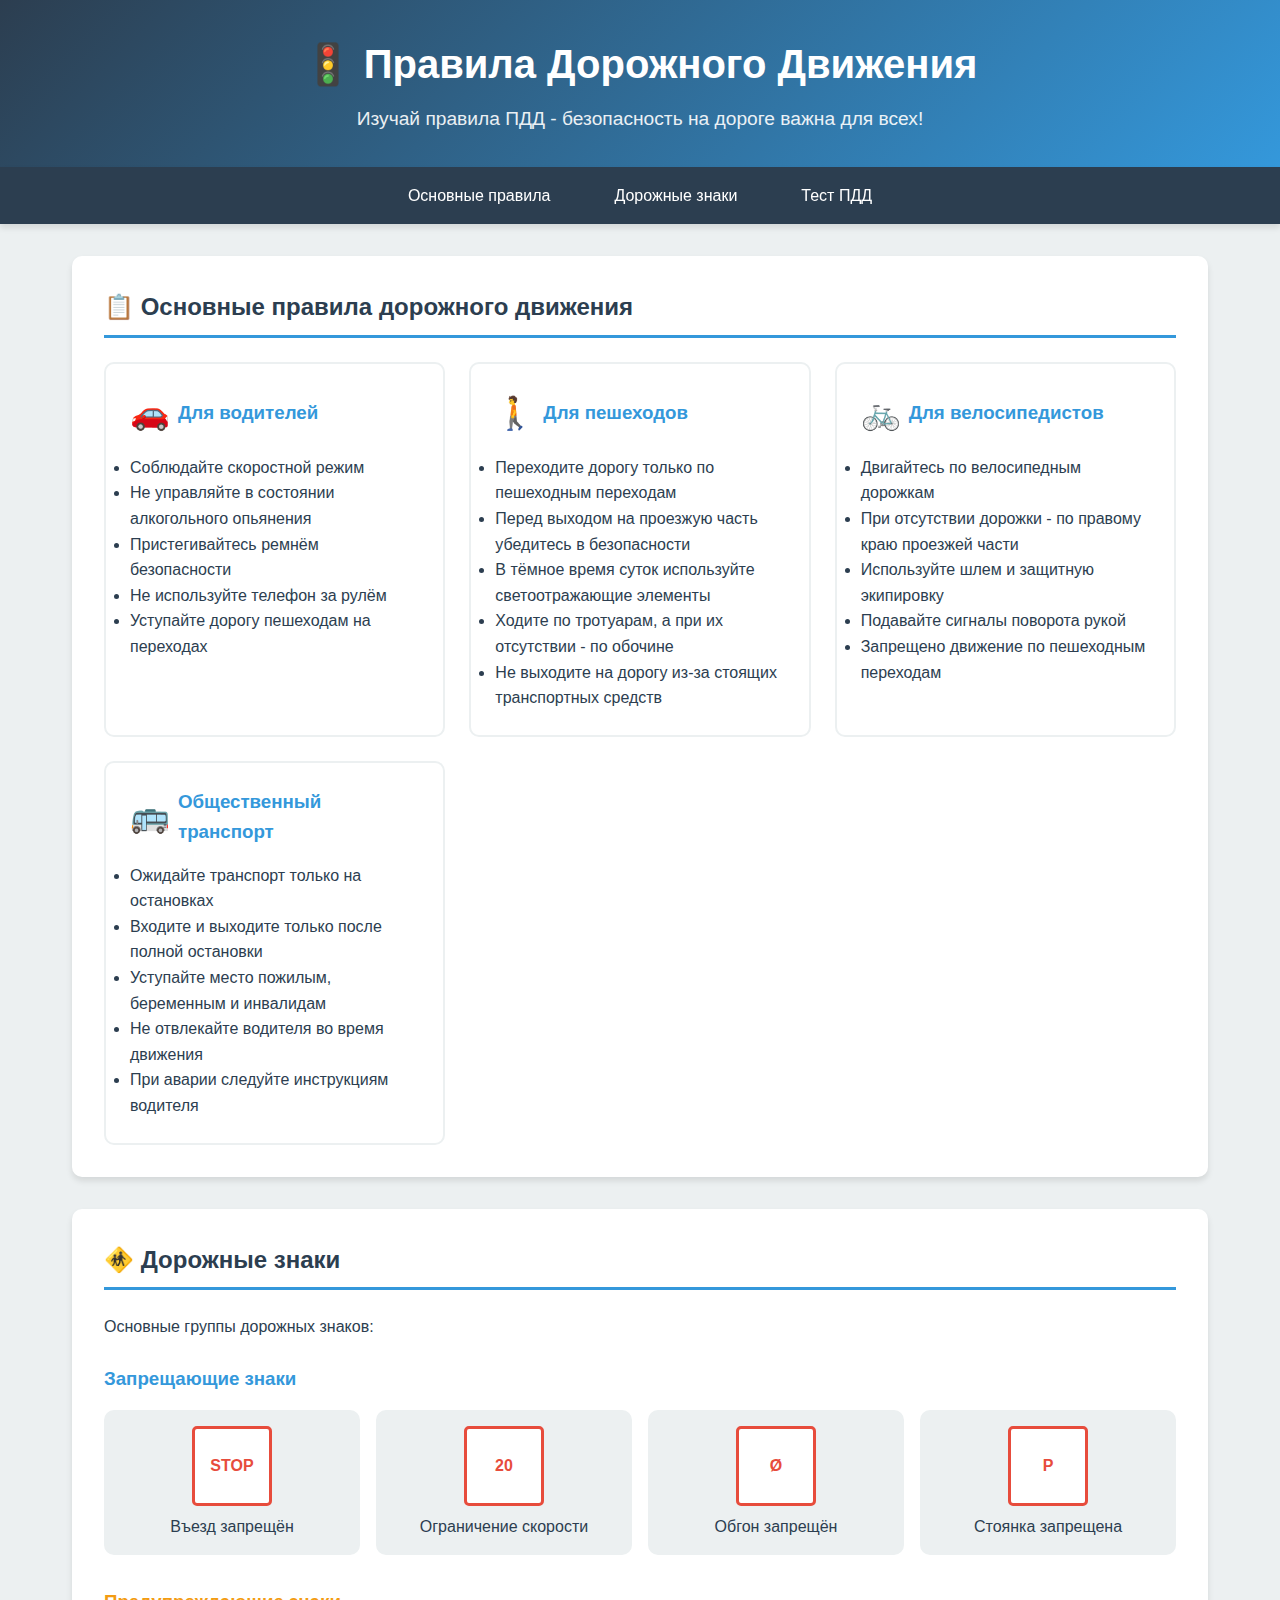
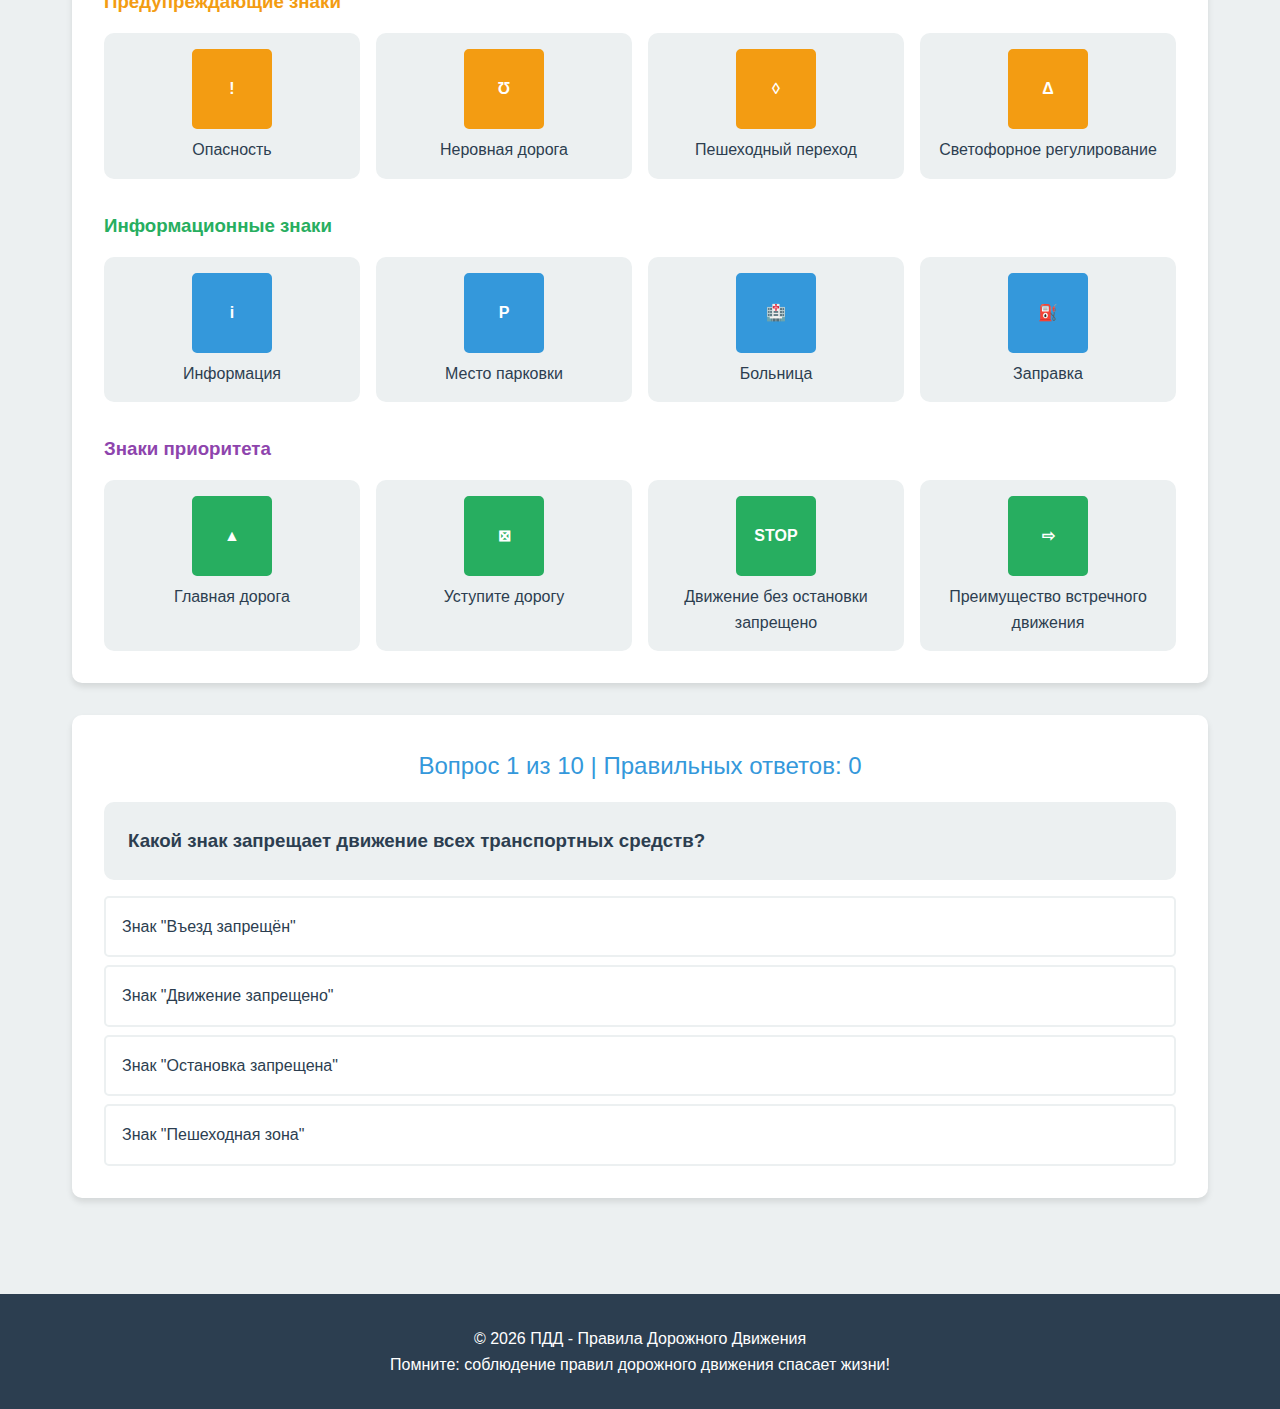
<file: project/index.html>
<!DOCTYPE html>
<html lang="ru">
<head>
    <meta charset="UTF-8">
    <meta name="viewport" content="width=device-width, initial-scale=1.0">
    <title>ПДД - Правила Дорожного Движения</title>
    <link rel="stylesheet" href="css/style.css">
</head>
<body>
    <header>
        <h1>🚦 Правила Дорожного Движения</h1>
        <p>Изучай правила ПДД - безопасность на дороге важна для всех!</p>
    </header>

    <nav>
        <ul>
            <li><a href="#main-rules">Основные правила</a></li>
            <li><a href="#signs">Дорожные знаки</a></li>
            <li><a href="#quiz">Тест ПДД</a></li>
        </ul>
    </nav>


    <div class="container">
        
       
        <section id="main-rules">
            <h2>📋 Основные правила дорожного движения</h2>
            <div class="rules-grid">
                <div class="rule-card">
                    <h3><span class="icon">🚗</span> Для водителей</h3>
                    <ul>
                        <li>Соблюдайте скоростной режим</li>
                        <li>Не управляйте в состоянии алкогольного опьянения</li>
                        <li>Пристегивайтесь ремнём безопасности</li>
                        <li>Не используйте телефон за рулём</li>
                        <li>Уступайте дорогу пешеходам на переходах</li>
                    </ul>
                </div>

                <div class="rule-card">
                    <h3><span class="icon">🚶</span> Для пешеходов</h3>
                    <ul>
                        <li>Переходите дорогу только по пешеходным переходам</li>
                        <li>Перед выходом на проезжую часть убедитесь в безопасности</li>
                        <li>В тёмное время суток используйте светоотражающие элементы</li>
                        <li>Ходите по тротуарам, а при их отсутствии - по обочине</li>
                        <li>Не выходите на дорогу из-за стоящих транспортных средств</li>
                    </ul>
                </div>

                <div class="rule-card">
                    <h3><span class="icon">🚲</span> Для велосипедистов</h3>
                    <ul>
                        <li>Двигайтесь по велосипедным дорожкам</li>
                        <li>При отсутствии дорожки - по правому краю проезжей части</li>
                        <li>Используйте шлем и защитную экипировку</li>
                        <li>Подавайте сигналы поворота рукой</li>
                        <li>Запрещено движение по пешеходным переходам</li>
                    </ul>
                </div>

                <div class="rule-card">
                    <h3><span class="icon">🚌</span> Общественный транспорт</h3>
                    <ul>
                        <li>Ожидайте транспорт только на остановках</li>
                        <li>Входите и выходите только после полной остановки</li>
                        <li>Уступайте место пожилым, беременным и инвалидам</li>
                        <li>Не отвлекайте водителя во время движения</li>
                        <li>При аварии следуйте инструкциям водителя</li>
                    </ul>
                </div>
            </div>
        </section>

      
        <section id="signs">
            <h2>🚸 Дорожные знаки</h2>
            <p style="margin-bottom: 1.5rem;">Основные группы дорожных знаков:</p>
            
            <h3 style="color: var(--secondary-color); margin-bottom: 1rem;">Запрещающие знаки</h3>
            <div class="signs-container">
                <div class="sign-item">
                    <div class="sign-icon prohibition">STOP</div>
                    <p>Въезд запрещён</p>
                </div>
                <div class="sign-item">
                    <div class="sign-icon prohibition">20</div>
                    <p>Ограничение скорости</p>
                </div>
                <div class="sign-item">
                    <div class="sign-icon prohibition">Ø</div>
                    <p>Обгон запрещён</p>
                </div>
                <div class="sign-item">
                    <div class="sign-icon prohibition">P</div>
                    <p>Стоянка запрещена</p>
                </div>
            </div>

            <h3 style="color: var(--warning-color); margin: 2rem 0 1rem;">Предупреждающие знаки</h3>
            <div class="signs-container">
                <div class="sign-item">
                    <div class="sign-icon warning">!</div>
                    <p>Опасность</p>
                </div>
                <div class="sign-item">
                    <div class="sign-icon warning">Ʊ</div>
                    <p>Неровная дорога</p>
                </div>
                <div class="sign-item">
                    <div class="sign-icon warning">◊</div>
                    <p>Пешеходный переход</p>
                </div>
                <div class="sign-item">
                    <div class="sign-icon warning">Δ</div>
                    <p>Светофорное регулирование</p>
                </div>
            </div>

            <h3 style="color: var(--success-color); margin: 2rem 0 1rem;">Информационные знаки</h3>
            <div class="signs-container">
                <div class="sign-item">
                    <div class="sign-icon information">i</div>
                    <p>Информация</p>
                </div>
                <div class="sign-item">
                    <div class="sign-icon information">P</div>
                    <p>Место парковки</p>
                </div>
                <div class="sign-item">
                    <div class="sign-icon information">🏥</div>
                    <p>Больница</p>
                </div>
                <div class="sign-item">
                    <div class="sign-icon information">⛽</div>
                    <p>Заправка</p>
                </div>
            </div>

            <h3 style="color: #8e44ad; margin: 2rem 0 1rem;">Знаки приоритета</h3>
            <div class="signs-container">
                <div class="sign-item">
                    <div class="sign-icon priority">▲</div>
                    <p>Главная дорога</p>
                </div>
                <div class="sign-item">
                    <div class="sign-icon priority">⊠</div>
                    <p>Уступите дорогу</p>
                </div>
                <div class="sign-item">
                    <div class="sign-icon priority">STOP</div>
                    <p>Движение без остановки запрещено</p>
                </div>
                <div class="sign-item">
                    <div class="sign-icon priority">⇨</div>
                    <p>Преимущество встречного движения</p>
                </div>
            </div>
        </section>

       
        <section id="quiz">
            <h2>✅ Тест по ПДД</h2>
            <p style="margin-bottom: 1rem;">Проверьте свои знания правил дорожного движения!</p>
            <div class="quiz-container" id="quiz">
            
            </div>
        </section>

    </div>

    
    <footer>
        <p>© 2026 ПДД - Правила Дорожного Движения</p>
        <p>Помните: соблюдение правил дорожного движения спасает жизни!</p>
    </footer>

    <script src="js/main.js"></script>
</body>
</html>
</file>
<file: project/css/style.css>
:root {
    --primary-color: #2c3e50;
    --secondary-color: #3498db;
    --accent-color: #e74c3c;
    --success-color: #27ae60;
    --warning-color: #f39c12;
    --light-bg: #ecf0f1;
    --dark-text: #2c3e50;
    --white: #ffffff;
    --shadow: 0 4px 6px rgba(0, 0, 0, 0.1);
}

* {
    margin: 0;
    padding: 0;
    box-sizing: border-box;
}

body {
    font-family: 'Segoe UI', Tahoma, Geneva, Verdana, sans-serif;
    line-height: 1.6;
    color: var(--dark-text);
    background-color: var(--light-bg);
}


header {
    background: linear-gradient(135deg, var(--primary-color), var(--secondary-color));
    color: var(--white);
    padding: 2rem 0;
    text-align: center;
    box-shadow: var(--shadow);
}

header h1 {
    font-size: 2.5rem;
    margin-bottom: 0.5rem;
}

header p {
    font-size: 1.2rem;
    opacity: 0.9;
}


nav {
    background-color: var(--primary-color);
    position: sticky;
    top: 0;
    z-index: 100;
    box-shadow: var(--shadow);
}

nav ul {
    display: flex;
    justify-content: center;
    list-style: none;
    padding: 1rem;
    flex-wrap: wrap;
}

nav ul li {
    margin: 0 1rem;
}

nav ul li a {
    color: var(--white);
    text-decoration: none;
    padding: 0.5rem 1rem;
    border-radius: 5px;
    transition: background-color 0.3s;
}

nav ul li a:hover {
    background-color: var(--secondary-color);
}


.container {
    max-width: 1200px;
    margin: 0 auto;
    padding: 2rem;
}


section {
    background-color: var(--white);
    margin-bottom: 2rem;
    padding: 2rem;
    border-radius: 10px;
    box-shadow: var(--shadow);
}

section h2 {
    color: var(--primary-color);
    margin-bottom: 1.5rem;
    padding-bottom: 0.5rem;
    border-bottom: 3px solid var(--secondary-color);
}


.rules-grid {
    display: grid;
    grid-template-columns: repeat(auto-fit, minmax(280px, 1fr));
    gap: 1.5rem;
}

.rule-card {
    background: var(--white);
    border: 2px solid var(--light-bg);
    border-radius: 10px;
    padding: 1.5rem;
    transition: transform 0.3s, box-shadow 0.3s;
}

.rule-card:hover {
    transform: translateY(-5px);
    box-shadow: var(--shadow);
    border-color: var(--secondary-color);
}

.rule-card h3 {
    color: var(--secondary-color);
    margin-bottom: 1rem;
    display: flex;
    align-items: center;
    gap: 0.5rem;
}

.rule-card .icon {
    font-size: 2rem;
}


.signs-container {
    display: grid;
    grid-template-columns: repeat(auto-fit, minmax(150px, 1fr));
    gap: 1rem;
    text-align: center;
}

.sign-item {
    padding: 1rem;
    background: var(--light-bg);
    border-radius: 10px;
}

.sign-icon {
    width: 80px;
    height: 80px;
    margin: 0 auto 0.5rem;
    display: flex;
    align-items: center;
    justify-content: center;
    font-weight: bold;
    border-radius: 5px;
    border: 3px solid;
}

.sign-icon.prohibition {
    background: white;
    border-color: #e74c3c;
    color: #e74c3c;
}

.sign-icon.warning {
    background: #f39c12;
    border-color: #f39c12;
    color: white;
}

.sign-icon.information {
    background: #3498db;
    border-color: #3498db;
    color: white;
}

.sign-icon.priority {
    background: #27ae60;
    border-color: #27ae60;
    color: white;
}


.quiz-container {
    max-width: 600px;
    margin: 0 auto;
}

.quiz-question {
    background: var(--light-bg);
    padding: 1.5rem;
    border-radius: 10px;
    margin-bottom: 1rem;
}

.quiz-options {
    display: flex;
    flex-direction: column;
    gap: 0.5rem;
}

.quiz-option {
    padding: 1rem;
    background: var(--white);
    border: 2px solid var(--light-bg);
    border-radius: 5px;
    cursor: pointer;
    transition: all 0.3s;
}

.quiz-option:hover {
    border-color: var(--secondary-color);
    background: #ebf5ff;
}

.quiz-option.correct {
    border-color: var(--success-color);
    background: #e8f8f0;
}

.quiz-option.wrong {
    border-color: var(--accent-color);
    background: #fdedeb;
}

.quiz-btn {
    background: var(--secondary-color);
    color: var(--white);
    border: none;
    padding: 1rem 2rem;
    font-size: 1rem;
    border-radius: 5px;
    cursor: pointer;
    transition: background 0.3s;
    margin-top: 1rem;
}

.quiz-btn:hover {
    background: #2980b9;
}


footer {
    background: var(--primary-color);
    color: var(--white);
    text-align: center;
    padding: 2rem;
    margin-top: 2rem;
}


@media (max-width: 768px) {
    header h1 {
        font-size: 1.8rem;
    }
    
    nav ul {
        flex-direction: column;
        text-align: center;
    }
    
    nav ul li {
        margin: 0.5rem 0;
    }
    
    .container {
        padding: 1rem;
    }
    
    section {
        padding: 1.5rem;
    }
}


@keyframes fadeIn {
    from {
        opacity: 0;
        transform: translateY(20px);
    }
    to {
        opacity: 1;
        transform: translateY(0);
    }
}

section {
    animation: fadeIn 0.5s ease-out;
}


.score-display {
    text-align: center;
    font-size: 1.5rem;
    margin-bottom: 1rem;
    color: var(--secondary-color);
}
</file>
